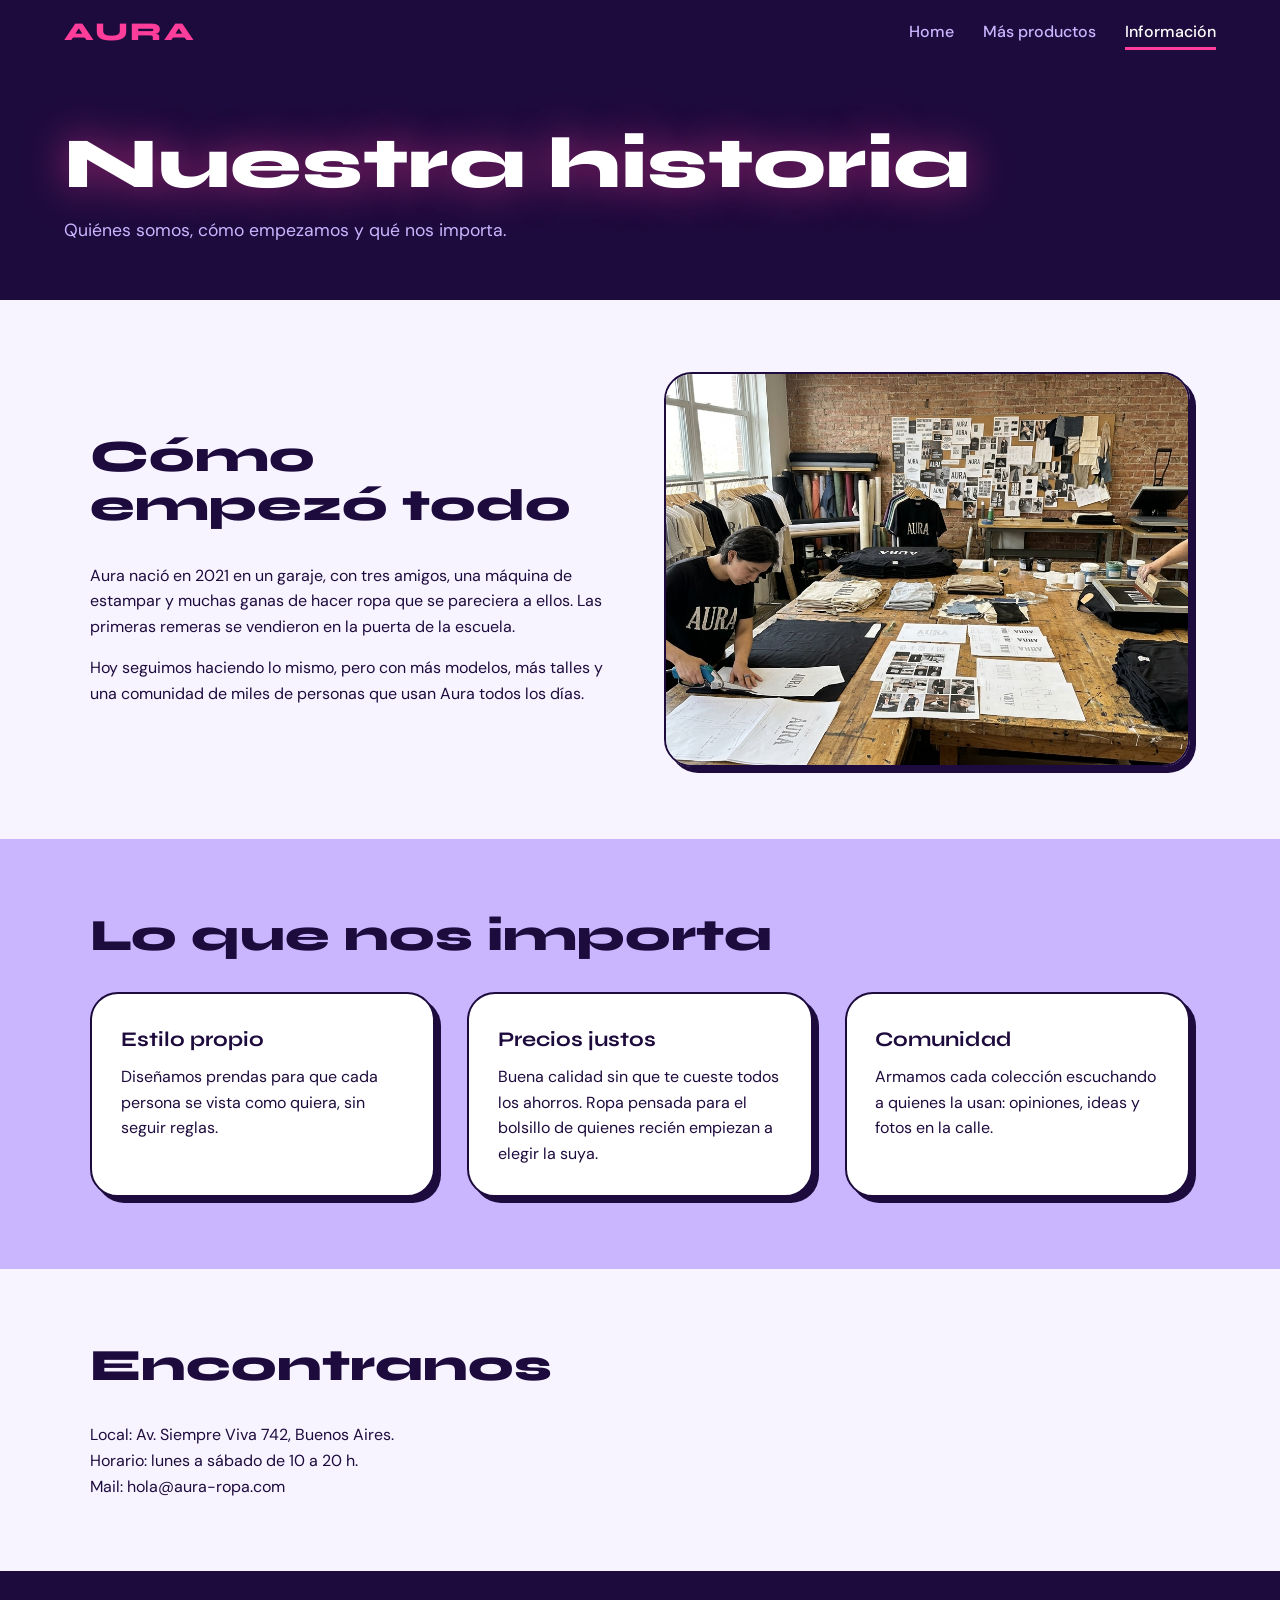
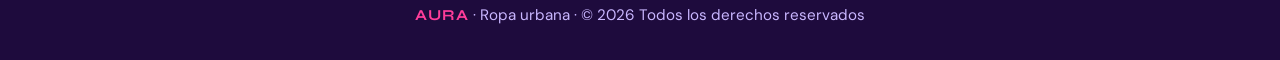
<file: public/info.html>
<!DOCTYPE html>
<html lang="es">
<head>
  <meta charset="UTF-8">
  <meta name="viewport" content="width=device-width, initial-scale=1.0">
  <title>Información | Aura</title>
  <link rel="stylesheet" href="../css/style.css">
</head>
<body>

  <!-- NAVBAR -->
  <header class="navbar">
    <a href="../index.html" class="logo">AURA</a>
    <nav>
      <ul>
        <li><a href="../index.html">Home</a></li>
        <li><a href="productos.html">Más productos</a></li>
        <li><a href="info.html" class="activo">Información</a></li>
      </ul>
    </nav>
  </header>

  <main>
    <section class="encabezado">
      <h1>Nuestra historia</h1>
      <p>Quiénes somos, cómo empezamos y qué nos importa.</p>
    </section>

    <!-- HISTORIA -->
    <section class="seccion">
      <div class="contenedor info-bloque">
        <div>
          <h2 class="titulo-seccion">Cómo empezó todo</h2>
          <p>
            Aura nació en 2021 en un garaje, con tres amigos, una máquina de
            estampar y muchas ganas de hacer ropa que se pareciera a ellos.
            Las primeras remeras se vendieron en la puerta de la escuela.
          </p>
          <p>
            Hoy seguimos haciendo lo mismo, pero con más modelos, más talles
            y una comunidad de miles de personas que usan Aura todos los días.
          </p>
        </div>
        <div class="imagen-grande">
          <span>Tu imagen acá</span>
          <img src="../img/historia.jpg" alt="Equipo de Aura" onerror="this.remove()">
        </div>
      </div>
    </section>

    <!-- VALORES -->
    <section class="seccion valores">
      <div class="contenedor">
        <h2 class="titulo-seccion">Lo que nos importa</h2>
        <div class="grilla">

          <div class="valor">
            <h3>Estilo propio</h3>
            <p>Diseñamos prendas para que cada persona se vista como quiera, sin seguir reglas.</p>
          </div>

          <div class="valor">
            <h3>Precios justos</h3>
            <p>Buena calidad sin que te cueste todos los ahorros. Ropa pensada para el bolsillo de quienes recién empiezan a elegir la suya.</p>
          </div>

          <div class="valor">
            <h3>Comunidad</h3>
            <p>Armamos cada colección escuchando a quienes la usan: opiniones, ideas y fotos en la calle.</p>
          </div>

        </div>
      </div>
    </section>

    <!-- DATOS DE CONTACTO (ficticios) -->
    <section class="seccion">
      <div class="contenedor">
        <h2 class="titulo-seccion">Encontranos</h2>
        <p>Local: Av. Siempre Viva 742, Buenos Aires.</p>
        <p>Horario: lunes a sábado de 10 a 20 h.</p>
        <p>Mail: hola@aura-ropa.com</p>
      </div>
    </section>
  </main>

  <footer class="footer">
    <p><strong>AURA</strong> · Ropa urbana · © 2026 Todos los derechos reservados</p>
  </footer>

</body>
</html>
</file>
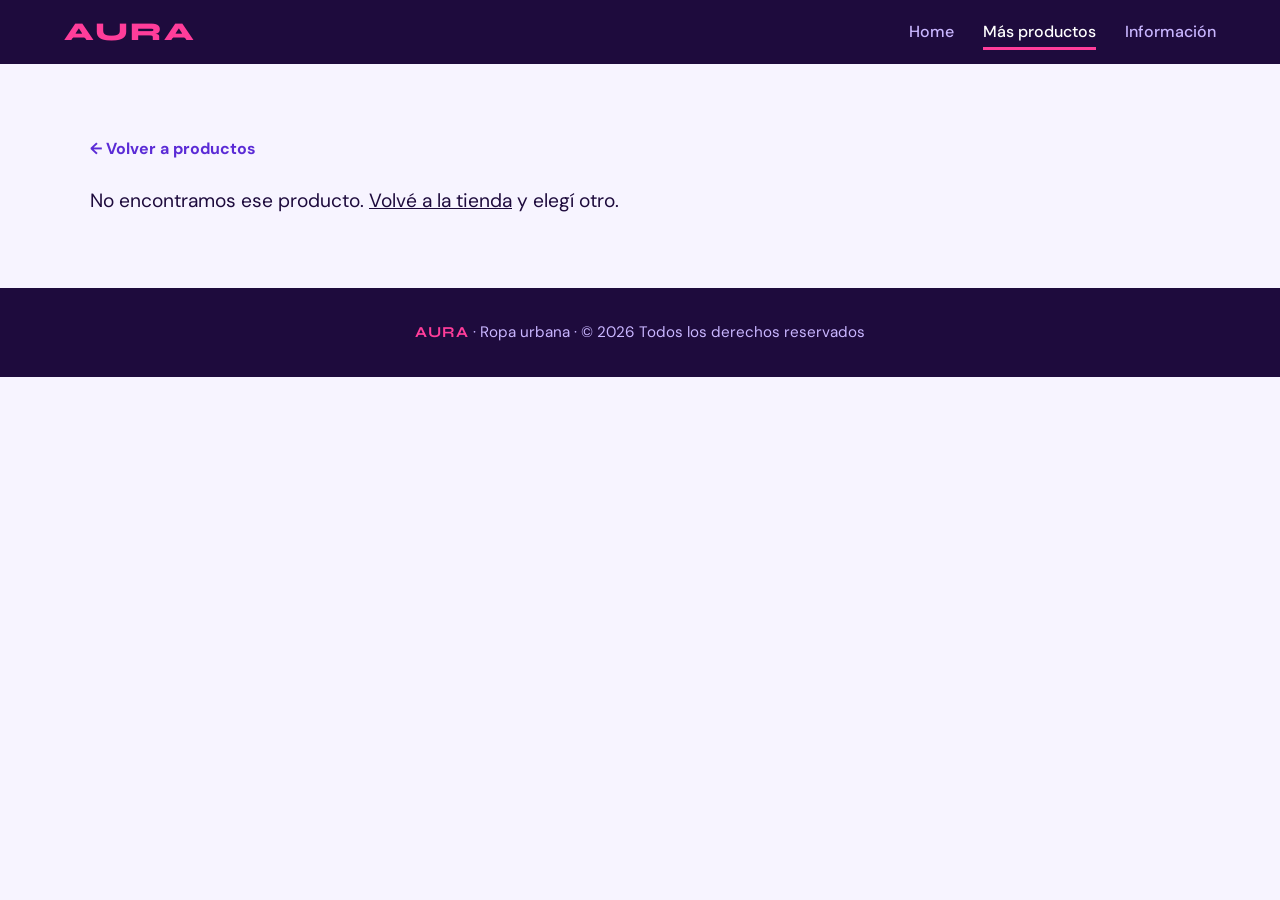
<file: public/producto.html>
<!DOCTYPE html>
<html lang="es">
<head>
  <meta charset="UTF-8">
  <meta name="viewport" content="width=device-width, initial-scale=1.0">
  <title>Producto | Aura</title>
  <link rel="stylesheet" href="../css/style.css">
</head>
<body>

  <!-- NAVBAR -->
  <header class="navbar">
    <a href="../index.html" class="logo">AURA</a>
    <nav>
      <ul>
        <li><a href="../index.html">Home</a></li>
        <li><a href="productos.html" class="activo">Más productos</a></li>
        <li><a href="info.html">Información</a></li>
      </ul>
    </nav>
  </header>

  <main>
    <section class="seccion">
      <div class="contenedor">
        <a href="productos.html" class="volver">← Volver a productos</a>

        <!-- Acá el JavaScript arma la ficha del producto según el ?id= de la dirección -->
        <div id="detalle">
          <noscript>Activá JavaScript para ver la ficha del producto.</noscript>
        </div>
      </div>
    </section>

    <section class="seccion relacionados" id="relacionados-seccion">
      <div class="contenedor">
        <h2 class="titulo-seccion">También te puede gustar</h2>
        <div class="grilla grilla-cards" id="relacionados"></div>
      </div>
    </section>
  </main>

  <footer class="footer">
    <p><strong>AURA</strong> · Ropa urbana · © 2026 Todos los derechos reservados</p>
  </footer>

  <script src="../js/productos.js"></script>
</body>
</html>
</file>
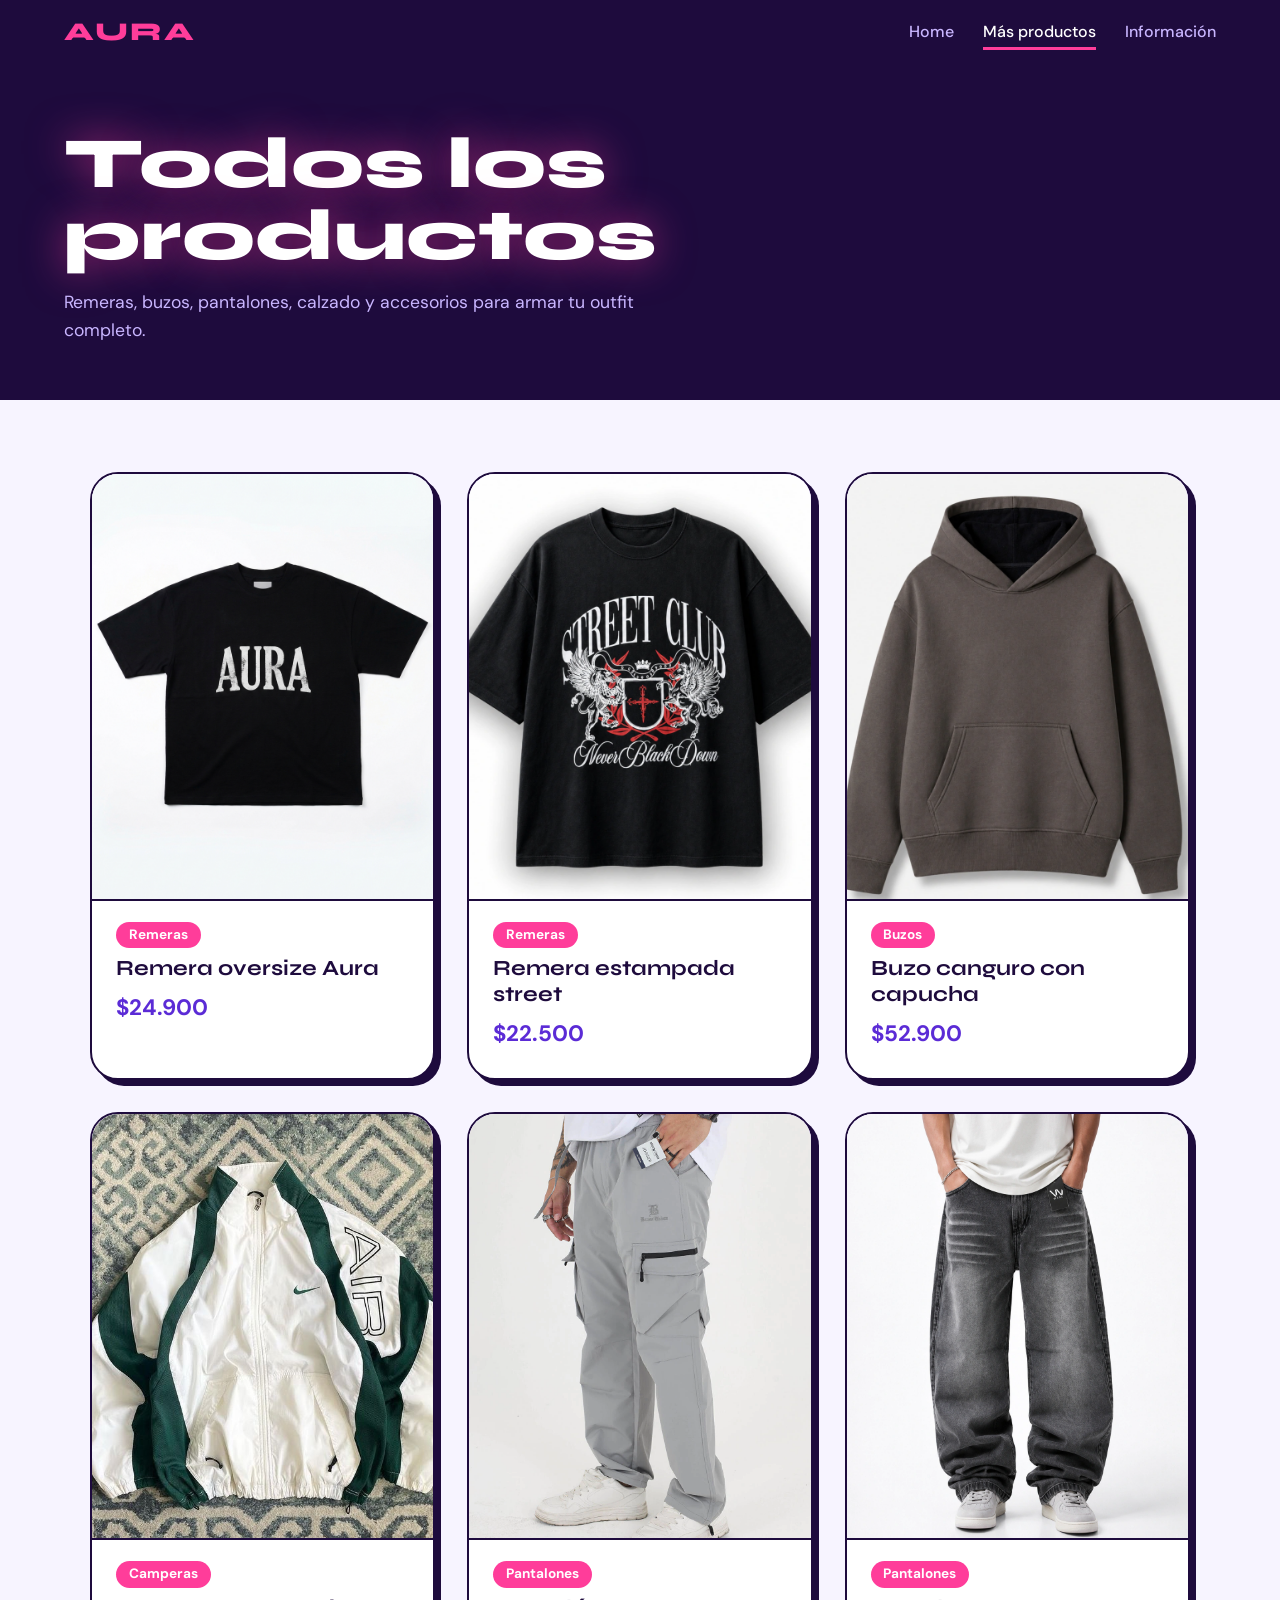
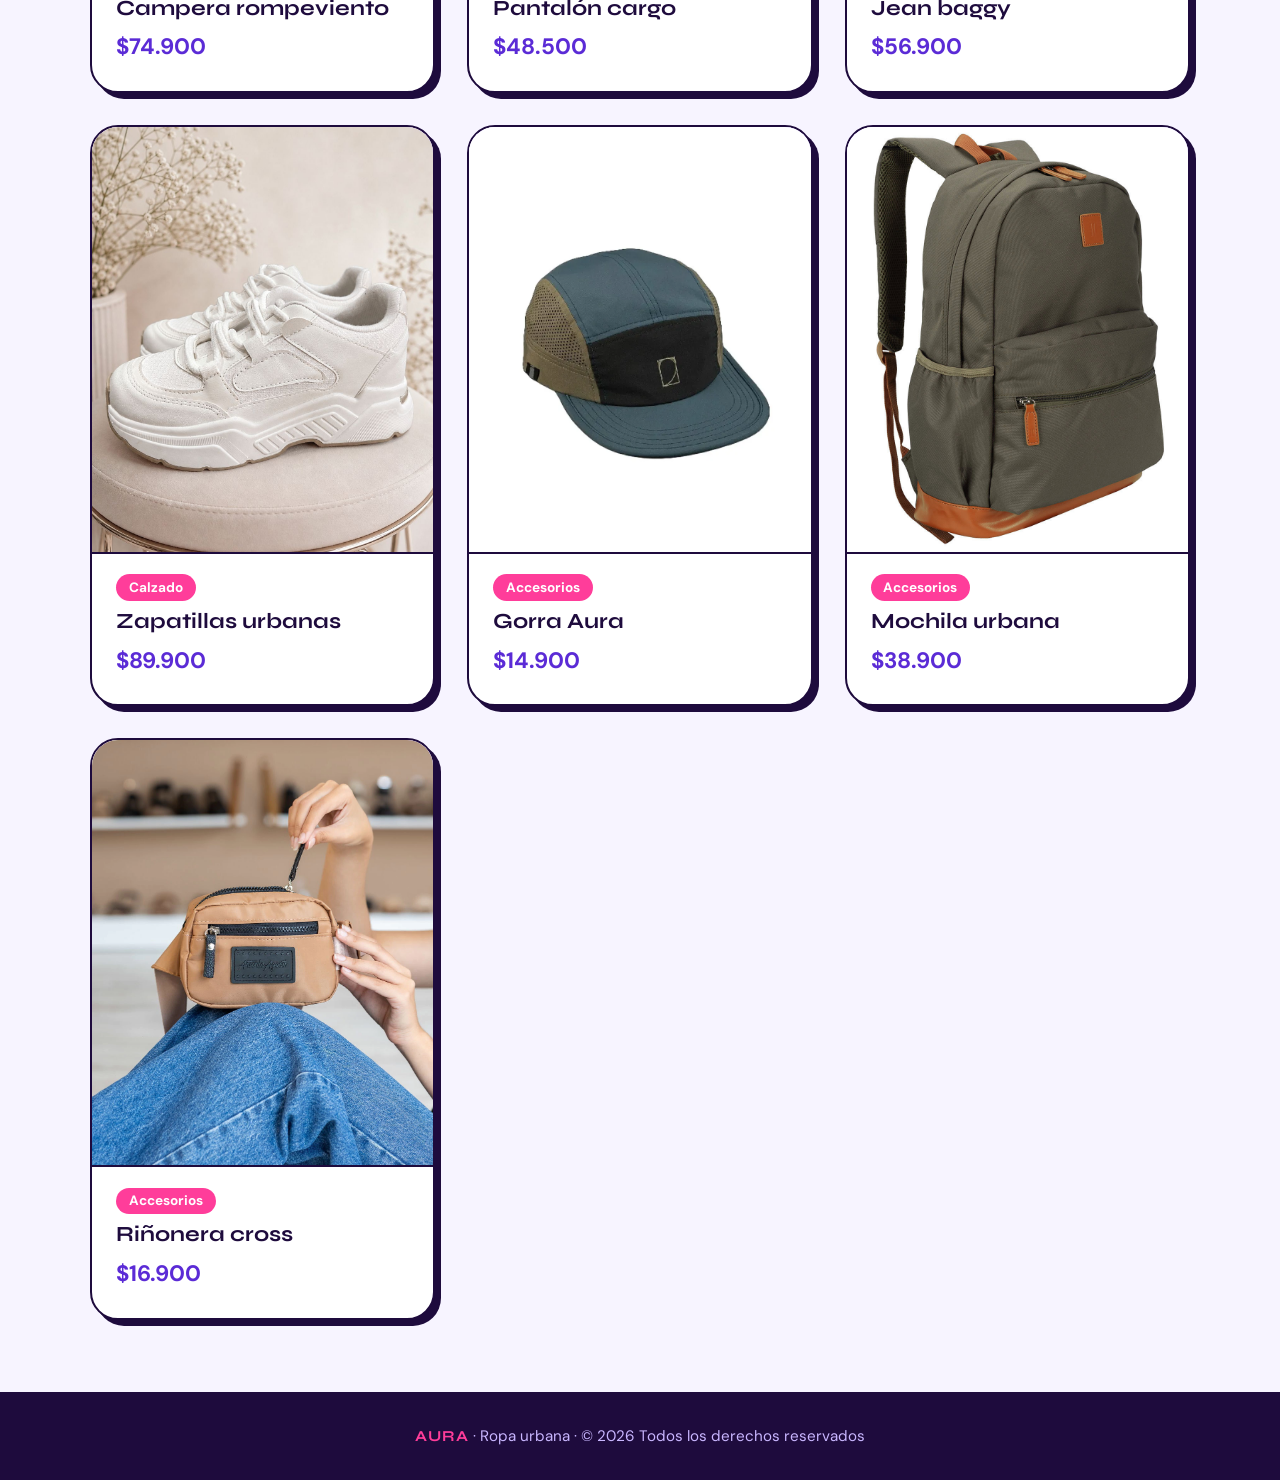
<file: public/productos.html>
<!DOCTYPE html>
<html lang="es">
<head>
  <meta charset="UTF-8">
  <meta name="viewport" content="width=device-width, initial-scale=1.0">
  <title>Más productos | Aura</title>
  <link rel="stylesheet" href="../css/style.css">
</head>
<body>

  <!-- NAVBAR -->
  <header class="navbar">
    <a href="../index.html" class="logo">AURA</a>
    <nav>
      <ul>
        <li><a href="../index.html">Home</a></li>
        <li><a href="productos.html" class="activo">Más productos</a></li>
        <li><a href="info.html">Información</a></li>
      </ul>
    </nav>
  </header>

  <main>
    <section class="encabezado">
      <h1>Todos los productos</h1>
      <p>Remeras, buzos, pantalones, calzado y accesorios para armar tu outfit completo.</p>
    </section>

    <section class="seccion">
      <div class="contenedor">
        <div class="grilla grilla-cards">
          <a class="card" href="producto.html?id=remera-oversize">
            <div class="card-img">
              <span>Tu imagen acá</span>
              <img src="../img/remera-oversize.jpg" alt="Remera oversize Aura" onerror="this.remove()">
            </div>
            <div class="card-cuerpo">
              <span class="categoria">Remeras</span>
              <h3>Remera oversize Aura</h3>
              <p class="precio">$24.900</p>
            </div>
          </a>

          <a class="card" href="producto.html?id=remera-street">
            <div class="card-img">
              <span>Tu imagen acá</span>
              <img src="../img/remera-street.jpg" alt="Remera estampada street" onerror="this.remove()">
            </div>
            <div class="card-cuerpo">
              <span class="categoria">Remeras</span>
              <h3>Remera estampada street</h3>
              <p class="precio">$22.500</p>
            </div>
          </a>

          <a class="card" href="producto.html?id=buzo-canguro">
            <div class="card-img">
              <span>Tu imagen acá</span>
              <img src="../img/buzo-canguro.jpg" alt="Buzo canguro con capucha" onerror="this.remove()">
            </div>
            <div class="card-cuerpo">
              <span class="categoria">Buzos</span>
              <h3>Buzo canguro con capucha</h3>
              <p class="precio">$52.900</p>
            </div>
          </a>

          <a class="card" href="producto.html?id=campera-rompeviento">
            <div class="card-img">
              <span>Tu imagen acá</span>
              <img src="../img/campera-rompeviento.jpg" alt="Campera rompeviento" onerror="this.remove()">
            </div>
            <div class="card-cuerpo">
              <span class="categoria">Camperas</span>
              <h3>Campera rompeviento</h3>
              <p class="precio">$74.900</p>
            </div>
          </a>

          <a class="card" href="producto.html?id=pantalon-cargo">
            <div class="card-img">
              <span>Tu imagen acá</span>
              <img src="../img/pantalon-cargo.jpg" alt="Pantalón cargo" onerror="this.remove()">
            </div>
            <div class="card-cuerpo">
              <span class="categoria">Pantalones</span>
              <h3>Pantalón cargo</h3>
              <p class="precio">$48.500</p>
            </div>
          </a>

          <a class="card" href="producto.html?id=jean-baggy">
            <div class="card-img">
              <span>Tu imagen acá</span>
              <img src="../img/jean-baggy.jpg" alt="Jean baggy" onerror="this.remove()">
            </div>
            <div class="card-cuerpo">
              <span class="categoria">Pantalones</span>
              <h3>Jean baggy</h3>
              <p class="precio">$56.900</p>
            </div>
          </a>

          <a class="card" href="producto.html?id=zapatillas-urbanas">
            <div class="card-img">
              <span>Tu imagen acá</span>
              <img src="../img/zapatillas-urbanas.jpg" alt="Zapatillas urbanas" onerror="this.remove()">
            </div>
            <div class="card-cuerpo">
              <span class="categoria">Calzado</span>
              <h3>Zapatillas urbanas</h3>
              <p class="precio">$89.900</p>
            </div>
          </a>

          <a class="card" href="producto.html?id=gorra-aura">
            <div class="card-img">
              <span>Tu imagen acá</span>
              <img src="../img/gorra-aura.jpg" alt="Gorra Aura" onerror="this.remove()">
            </div>
            <div class="card-cuerpo">
              <span class="categoria">Accesorios</span>
              <h3>Gorra Aura</h3>
              <p class="precio">$14.900</p>
            </div>
          </a>

          <a class="card" href="producto.html?id=mochila-urbana">
            <div class="card-img">
              <span>Tu imagen acá</span>
              <img src="../img/mochila-urbana.jpg" alt="Mochila urbana" onerror="this.remove()">
            </div>
            <div class="card-cuerpo">
              <span class="categoria">Accesorios</span>
              <h3>Mochila urbana</h3>
              <p class="precio">$38.900</p>
            </div>
          </a>

          <a class="card" href="producto.html?id=rinonera-cross">
            <div class="card-img">
              <span>Tu imagen acá</span>
              <img src="../img/rinonera-cross.jpg" alt="Riñonera cross" onerror="this.remove()">
            </div>
            <div class="card-cuerpo">
              <span class="categoria">Accesorios</span>
              <h3>Riñonera cross</h3>
              <p class="precio">$16.900</p>
            </div>
          </a>


        </div>
      </div>
    </section>
  </main>

  <footer class="footer">
    <p><strong>AURA</strong> · Ropa urbana · © 2026 Todos los derechos reservados</p>
  </footer>

</body>
</html>
</file>
<file: css/style.css>
/* =========================================================
   AURA - Hoja de estilos (compartida por las 3 páginas)
   ========================================================= */

@import url("https://fonts.googleapis.com/css2?family=DM+Sans:wght@400;500;700&family=Syne:wght@700;800&display=swap");

:root {
  --violeta-oscuro: #1e0b3d;
  --violeta: #5b2bd6;
  --rosa: #ff3d9a;
  --lila: #c9b6ff;
  --crema: #f7f4ff;
  --amarillo: #ffe14d;

  --fuente-titulo: "Syne", "Arial Black", Impact, sans-serif;
  --fuente-texto: "DM Sans", "Helvetica Neue", Arial, sans-serif;

  --alto-navbar: 64px;
}

* {
  box-sizing: border-box;
  margin: 0;
  padding: 0;
}

html {
  scroll-behavior: smooth;
}

body {
  font-family: var(--fuente-texto);
  background: var(--crema);
  color: var(--violeta-oscuro);
  line-height: 1.6;
  padding-top: var(--alto-navbar); /* espacio para la navbar fija */
}

a {
  color: inherit;
}

a:focus-visible,
.boton:focus-visible {
  outline: 3px solid var(--amarillo);
  outline-offset: 3px;
}

/* ---------- NAVBAR (fija arriba) ---------- */
.navbar {
  position: fixed;
  top: 0;
  left: 0;
  right: 0;
  height: var(--alto-navbar);
  background: var(--violeta-oscuro);
  display: flex;
  align-items: center;
  justify-content: space-between;
  padding: 0 5%;
  z-index: 100;
}

.navbar .logo {
  font-family: var(--fuente-titulo);
  font-weight: 800;
  font-size: 1.6rem;
  letter-spacing: 0.08em;
  color: var(--rosa);
  text-decoration: none;
}

.navbar ul {
  display: flex;
  gap: 1.8rem;
  list-style: none;
}

.navbar ul a {
  color: var(--lila);
  text-decoration: none;
  font-weight: 500;
  padding: 0.3rem 0;
  border-bottom: 3px solid transparent;
}

.navbar ul a:hover {
  color: var(--amarillo);
}

.navbar ul a.activo {
  color: #fff;
  border-bottom-color: var(--rosa);
}

/* ---------- HERO (título + imagen de fondo) ---------- */
.hero {
  position: relative;
  min-height: 85vh;
  display: flex;
  flex-direction: column;
  align-items: center;
  justify-content: center;
  text-align: center;
  padding: 4rem 5%;
  color: #fff;
  background-color: var(--violeta);
  background-size: cover;
  background-position: center;
  background-repeat: no-repeat;

  /* Imagen de fondo: guardala como img/fondo.jpg y se carga sola.
     Si el archivo no existe, se ve el color violeta de abajo. */
  background-image: url("../img/fondo.jpg");
}

/* Capa oscura para que el texto se lea sobre cualquier imagen */
.hero::before {
  content: "";
  position: absolute;
  inset: 0;
  background: linear-gradient(160deg, rgba(30, 11, 61, 0.75), rgba(91, 43, 214, 0.55));
}

.hero > * {
  position: relative;
}

.hero h1 {
  font-family: var(--fuente-titulo);
  font-weight: 800;
  font-size: clamp(5rem, 22vw, 13rem);
  line-height: 0.9;
  letter-spacing: 0.04em;
  /* efecto "aura": resplandor alrededor del título */
  text-shadow:
    0 0 20px rgba(255, 61, 154, 0.9),
    0 0 60px rgba(255, 61, 154, 0.6),
    0 0 120px rgba(201, 182, 255, 0.5);
}

.hero p {
  margin-top: 1.5rem;
  font-size: clamp(1.05rem, 2.5vw, 1.4rem);
  max-width: 32ch;
}

.boton {
  display: inline-block;
  margin-top: 2rem;
  background: var(--amarillo);
  color: var(--violeta-oscuro);
  font-weight: 700;
  text-decoration: none;
  padding: 0.9rem 2rem;
  border-radius: 999px;
  border: 2px solid var(--violeta-oscuro);
  box-shadow: 4px 4px 0 var(--violeta-oscuro);
  transition: transform 0.15s, box-shadow 0.15s;
}

.boton:hover {
  transform: translate(2px, 2px);
  box-shadow: 2px 2px 0 var(--violeta-oscuro);
}

/* ---------- SECCIONES GENERALES ---------- */
.seccion {
  padding: 4.5rem 5%;
}

.contenedor {
  max-width: 1100px;
  margin: 0 auto;
}

.titulo-seccion {
  font-family: var(--fuente-titulo);
  font-weight: 800;
  font-size: clamp(1.9rem, 5vw, 2.8rem);
  line-height: 1.1;
  margin-bottom: 2rem;
}

/* ---------- SOBRE LA EMPRESA (texto corto en la home) ---------- */
.sobre {
  background: var(--lila);
  text-align: center;
}

.sobre p {
  max-width: 60ch;
  margin: 0 auto;
  font-size: 1.15rem;
}

/* ---------- CARDS DE PRODUCTOS ---------- */
.grilla {
  display: grid;
  grid-template-columns: repeat(auto-fit, minmax(260px, 1fr));
  gap: 2rem;
}

.card {
  background: #fff;
  border: 2px solid var(--violeta-oscuro);
  border-radius: 28px;
  box-shadow: 6px 6px 0 var(--violeta-oscuro);
  overflow: hidden;
  display: flex;
  flex-direction: column;
}

/* Espacio reservado para la imagen del producto */
.card-img {
  position: relative;
  aspect-ratio: 4 / 5;
  background: repeating-linear-gradient(
    45deg,
    var(--crema),
    var(--crema) 14px,
    var(--lila) 14px,
    var(--lila) 28px
  );
  display: flex;
  align-items: center;
  justify-content: center;
  border-bottom: 2px solid var(--violeta-oscuro);
}

.card-img span {
  background: #fff;
  border: 2px solid var(--violeta-oscuro);
  border-radius: 999px;
  padding: 0.3rem 1rem;
  font-size: 0.9rem;
  font-weight: 500;
}

/* Cuando pongas una <img> dentro de .card-img, ocupa todo el espacio */
.card-img img {
  position: absolute;
  inset: 0;
  width: 100%;
  height: 100%;
  object-fit: cover;
}

.card-cuerpo {
  padding: 1.3rem 1.5rem 1.6rem;
  display: flex;
  flex-direction: column;
  gap: 0.5rem;
}

.categoria {
  align-self: flex-start;
  background: var(--rosa);
  color: #fff;
  font-size: 0.85rem;
  font-weight: 700;
  padding: 0.15rem 0.8rem;
  border-radius: 999px;
}

.card h3 {
  font-family: var(--fuente-titulo);
  font-size: 1.35rem;
  line-height: 1.2;
}

.precio {
  font-size: 1.4rem;
  font-weight: 700;
  color: var(--violeta);
}

.ver-mas {
  text-align: center;
  margin-top: 3rem;
}

.ver-mas .boton {
  margin-top: 0;
  background: var(--rosa);
  color: #fff;
}

/* ---------- ENCABEZADO DE PÁGINAS INTERNAS ---------- */
.encabezado {
  background: var(--violeta-oscuro);
  color: #fff;
  padding: 4rem 5% 3.5rem;
}

.encabezado h1 {
  font-family: var(--fuente-titulo);
  font-weight: 800;
  font-size: clamp(2.4rem, 8vw, 4.5rem);
  line-height: 1;
  text-shadow: 0 0 40px rgba(255, 61, 154, 0.6);
}

.encabezado p {
  margin-top: 1rem;
  color: var(--lila);
  max-width: 50ch;
  font-size: 1.1rem;
}

/* ---------- PÁGINA DE INFORMACIÓN ---------- */
.info-bloque {
  display: grid;
  grid-template-columns: 1fr 1fr;
  gap: 3rem;
  align-items: center;
}

.info-bloque p + p {
  margin-top: 1rem;
}

.imagen-grande,
.detalle-img {
  position: relative;
  aspect-ratio: 4 / 3;
  border: 2px solid var(--violeta-oscuro);
  border-radius: 28px;
  box-shadow: 6px 6px 0 var(--violeta-oscuro);
  overflow: hidden;
  display: flex;
  align-items: center;
  justify-content: center;
  background: repeating-linear-gradient(
    45deg,
    var(--crema),
    var(--crema) 14px,
    var(--lila) 14px,
    var(--lila) 28px
  );
}

.imagen-grande span,
.detalle-img span {
  background: #fff;
  border: 2px solid var(--violeta-oscuro);
  border-radius: 999px;
  padding: 0.3rem 1rem;
  font-size: 0.9rem;
  font-weight: 500;
}

.imagen-grande img,
.detalle-img img {
  position: absolute;
  inset: 0;
  width: 100%;
  height: 100%;
  object-fit: cover;
}

.valores {
  background: var(--lila);
}

.valor {
  background: #fff;
  border: 2px solid var(--violeta-oscuro);
  border-radius: 28px;
  box-shadow: 6px 6px 0 var(--violeta-oscuro);
  padding: 1.8rem;
}

.valor h3 {
  font-family: var(--fuente-titulo);
  font-size: 1.3rem;
  margin-bottom: 0.5rem;
}

/* ---------- FOOTER ---------- */
.footer {
  background: var(--violeta-oscuro);
  color: var(--lila);
  text-align: center;
  padding: 2rem 5%;
  font-size: 0.95rem;
}

.footer strong {
  font-family: var(--fuente-titulo);
  color: var(--rosa);
  letter-spacing: 0.08em;
}

/* ---------- RESPONSIVE (celulares) ---------- */
@media (max-width: 700px) {
  .navbar ul {
    gap: 1rem;
    font-size: 0.9rem;
  }

  .navbar .logo {
    font-size: 1.3rem;
  }

  .seccion {
    padding: 3.5rem 5%;
  }

  .info-bloque {
    grid-template-columns: 1fr;
    gap: 2rem;
  }
}

@media (prefers-reduced-motion: reduce) {
  html {
    scroll-behavior: auto;
  }

  .boton {
    transition: none;
  }
}


/* =========================================================
   CARDS COMO ENLACE + PÁGINA DE DETALLE
   ========================================================= */
a.card {
  text-decoration: none;
  color: inherit;
  transition: transform 0.15s, box-shadow 0.15s;
}

a.card:hover {
  transform: translate(-3px, -3px);
  box-shadow: 9px 9px 0 var(--violeta-oscuro);
}

.volver {
  display: inline-block;
  margin-bottom: 1.5rem;
  font-weight: 700;
  text-decoration: none;
  color: var(--violeta);
}

.volver:hover {
  color: var(--rosa);
}

.detalle-grid {
  display: grid;
  grid-template-columns: 1fr 1fr;
  gap: 3rem;
  align-items: start;
}

.detalle-img {
  aspect-ratio: 4 / 5;
}

.detalle-info {
  display: flex;
  flex-direction: column;
  align-items: flex-start;
  gap: 1.1rem;
  min-width: 0;
}

.detalle-info h1 {
  font-family: var(--fuente-titulo);
  font-weight: 800;
  font-size: clamp(2rem, 5vw, 3rem);
  line-height: 1.1;
}

.precio-grande {
  font-size: 2rem;
}

fieldset.talles {
  border: none;
  min-width: 0;
}

.talles legend {
  font-weight: 700;
  margin-bottom: 0.6rem;
}

.talles-lista {
  display: flex;
  flex-wrap: wrap;
  gap: 0.6rem;
}

.talle {
  position: relative;
}

.talle input {
  position: absolute;
  opacity: 0;
  width: 1px;
  height: 1px;
}

.talle span {
  display: inline-block;
  min-width: 3rem;
  text-align: center;
  padding: 0.5rem 1rem;
  border: 2px solid var(--violeta-oscuro);
  border-radius: 999px;
  background: #fff;
  font-weight: 700;
  cursor: pointer;
}

.talle input:checked + span {
  background: var(--violeta);
  color: #fff;
}

.talle input:focus-visible + span {
  outline: 3px solid var(--amarillo);
  outline-offset: 2px;
}

.cantidad {
  display: flex;
  align-items: center;
  gap: 0.8rem;
  font-weight: 700;
}

.cantidad input {
  width: 5rem;
  padding: 0.5rem 0.7rem;
  border: 2px solid var(--violeta-oscuro);
  border-radius: 14px;
  font: inherit;
}

.boton-comprar {
  margin-top: 0.4rem;
  width: 100%;
  background: var(--rosa);
  color: #fff;
  font-family: inherit;
  font-size: 1.05rem;
  cursor: pointer;
}

.mensaje {
  min-height: 1.5rem;
  font-weight: 500;
}

.mensaje.ok {
  color: var(--violeta);
}

.mensaje.error {
  color: #c0126b;
}

.detalles {
  padding-left: 1.2rem;
}

.envios {
  width: 100%;
  background: var(--lila);
  border: 2px solid var(--violeta-oscuro);
  border-radius: 20px;
  padding: 1rem 1.2rem;
  font-size: 0.95rem;
}

.no-encontrado {
  font-size: 1.2rem;
}

.relacionados {
  background: var(--lila);
}

/* =========================================================
   RESPONSIVE
   ========================================================= */
@media (max-width: 800px) {
  .detalle-grid {
    grid-template-columns: 1fr;
    gap: 2rem;
  }
}

@media (max-width: 560px) {
  .navbar {
    padding: 0 4%;
  }

  .navbar .logo {
    font-size: 1.15rem;
  }

  .navbar ul {
    gap: 0.8rem;
    font-size: 0.85rem;
  }

  .hero {
    min-height: 75vh;
  }

  .encabezado {
    padding: 3rem 5% 2.5rem;
  }

  /* En el celu, los productos van de a dos por fila */
  .grilla-cards {
    grid-template-columns: repeat(2, minmax(0, 1fr));
    gap: 1rem;
  }

  .grilla-cards .card {
    border-radius: 20px;
    box-shadow: 4px 4px 0 var(--violeta-oscuro);
  }

  .grilla-cards .card-cuerpo {
    padding: 0.8rem 0.9rem 1rem;
    gap: 0.35rem;
  }

  .grilla-cards .card h3 {
    font-size: 1rem;
  }

  .grilla-cards .precio {
    font-size: 1.05rem;
  }

  .grilla-cards .categoria {
    font-size: 0.75rem;
  }

  /* para que queden dos y no tres (sin card suelta) */
  .relacionados .card:nth-child(3) {
    display: none;
  }

  .boton {
    padding: 0.8rem 1.6rem;
  }
}

@media (max-width: 360px) {
  .navbar ul {
    gap: 0.6rem;
    font-size: 0.78rem;
  }
}

@media (prefers-reduced-motion: reduce) {
  a.card {
    transition: none;
  }
}
</file>
